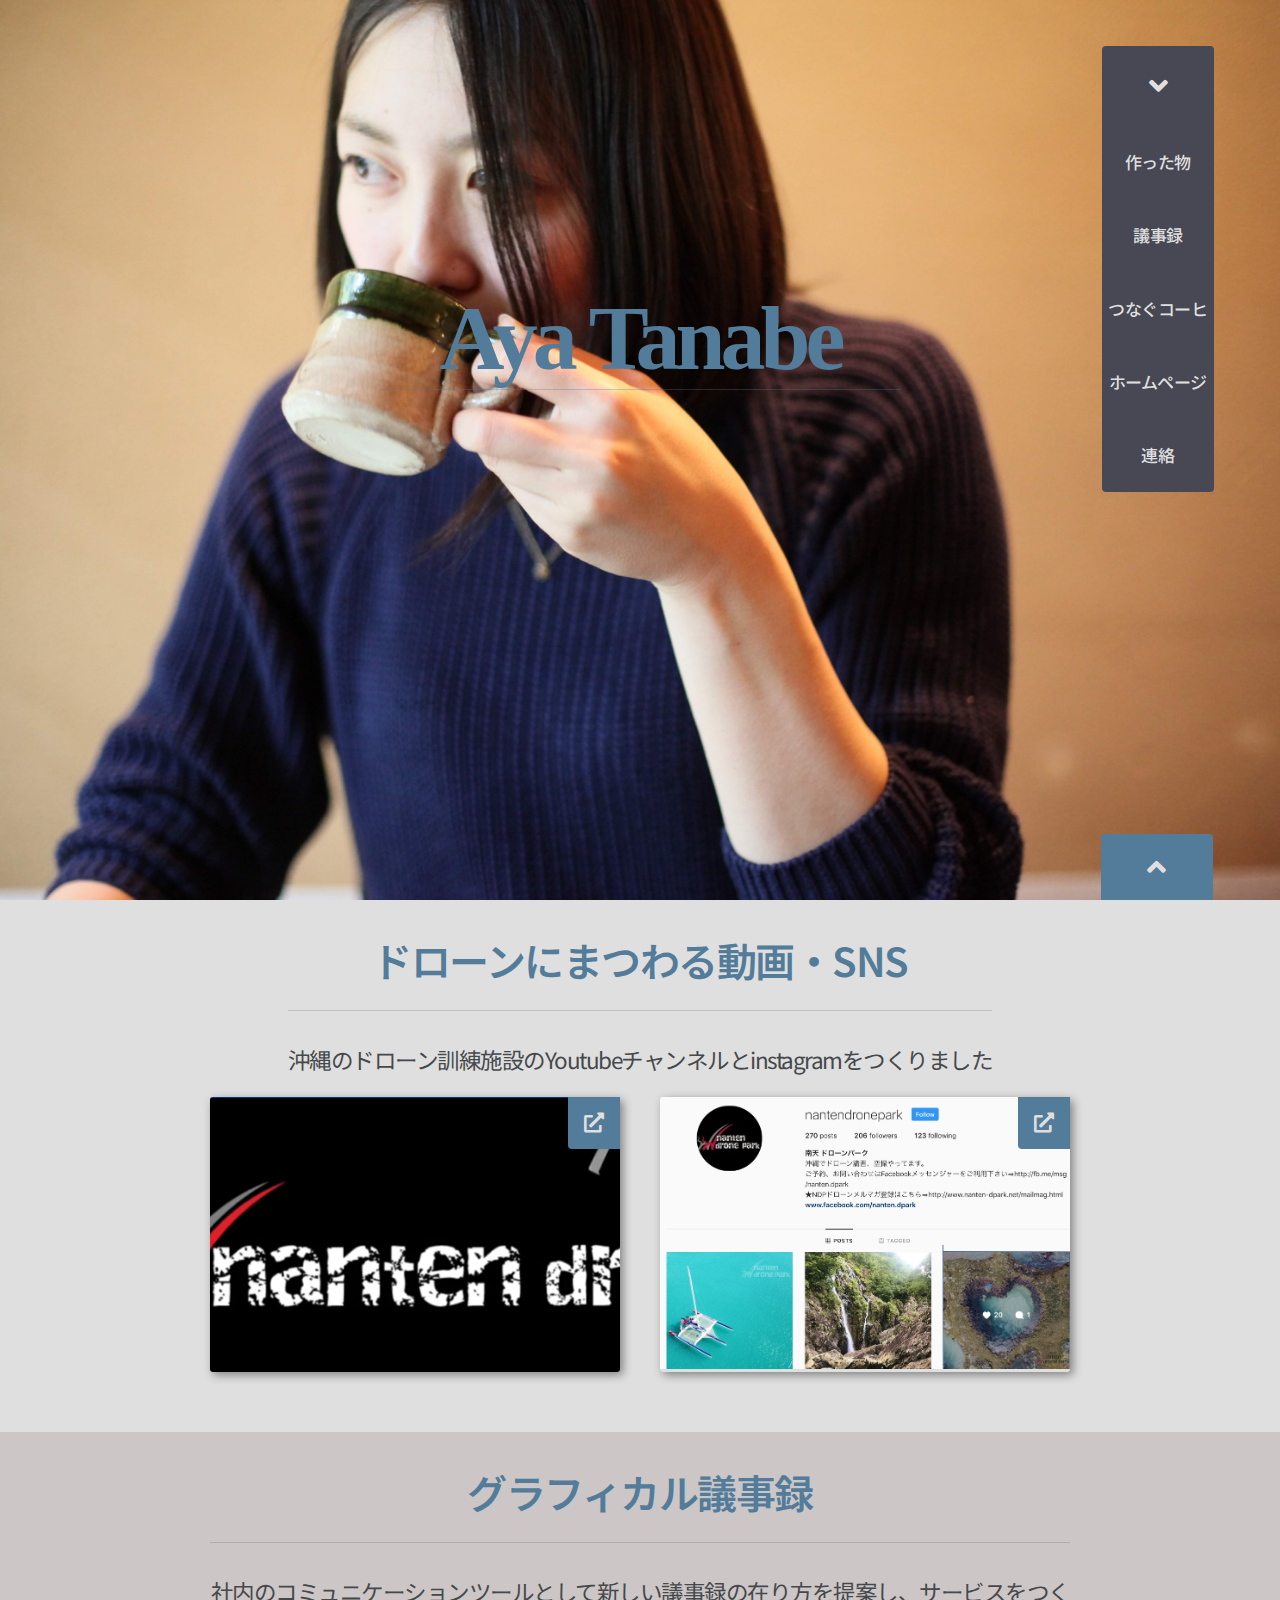
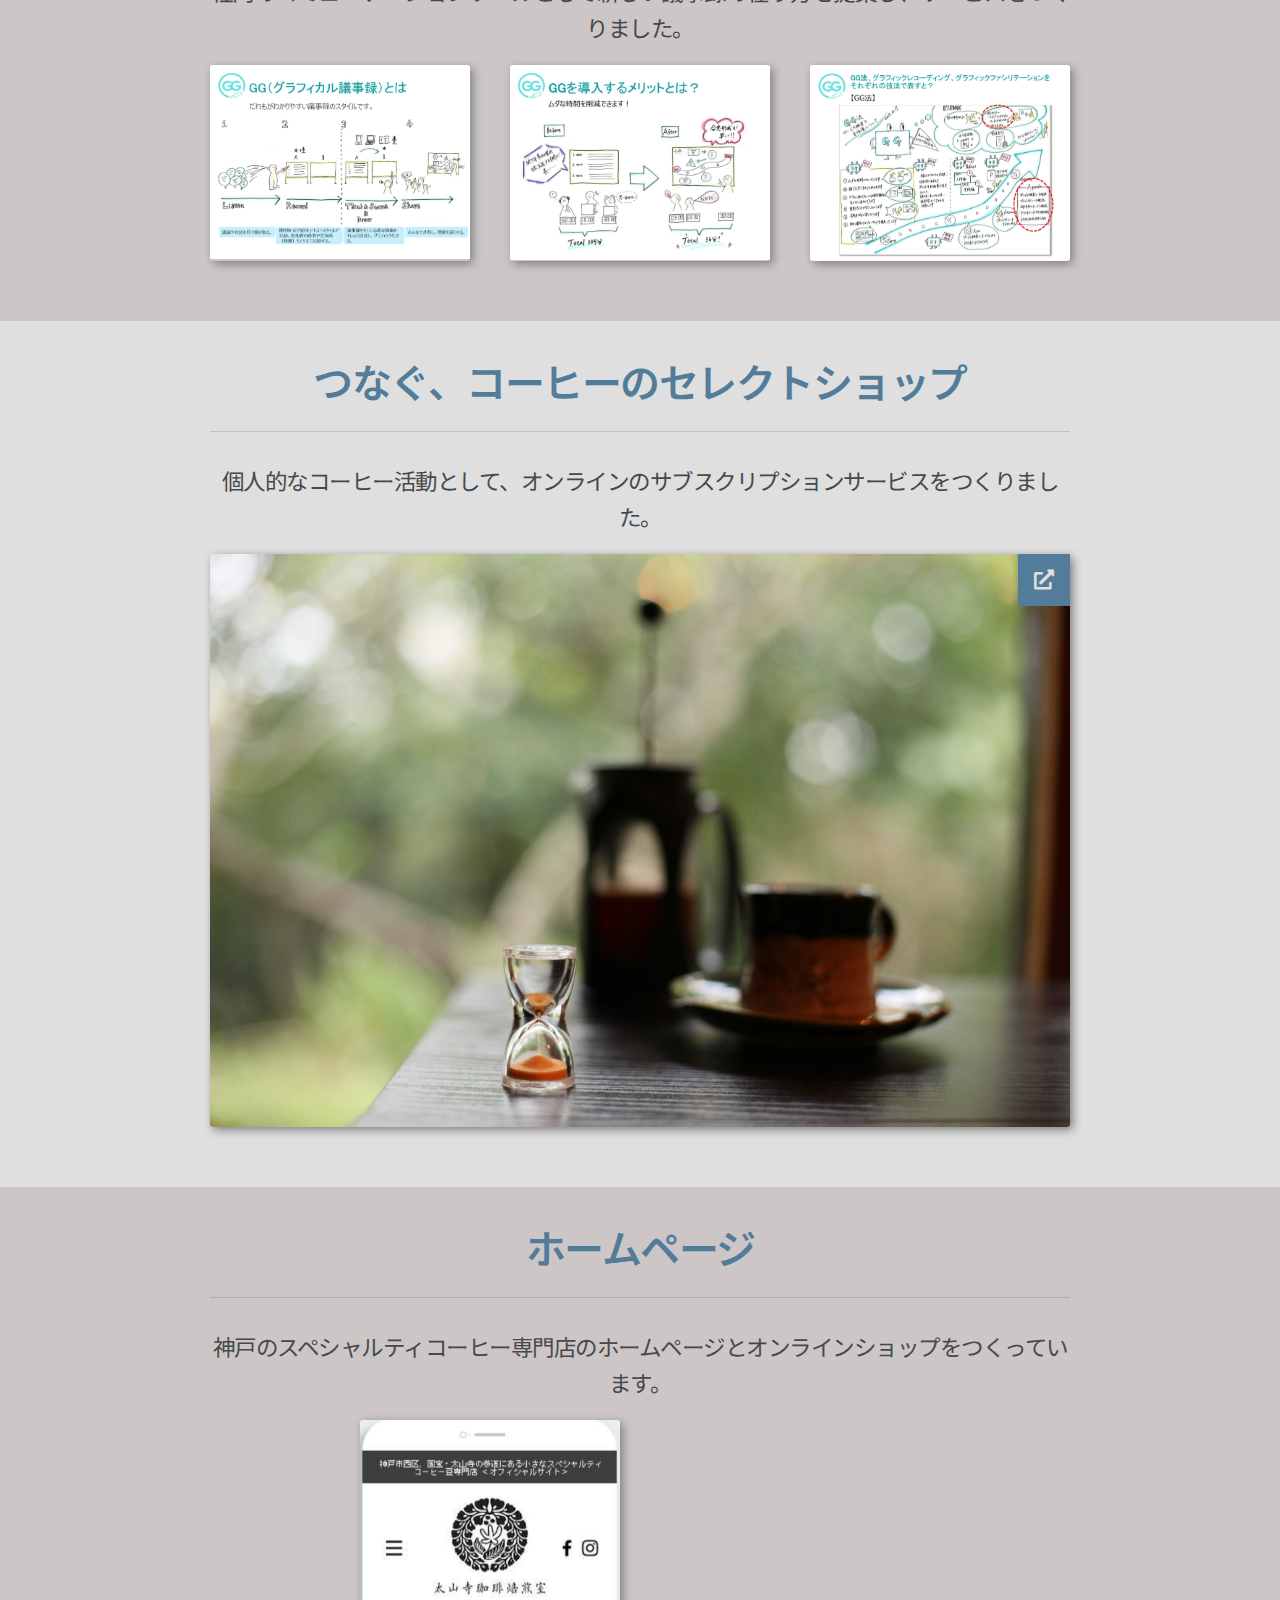
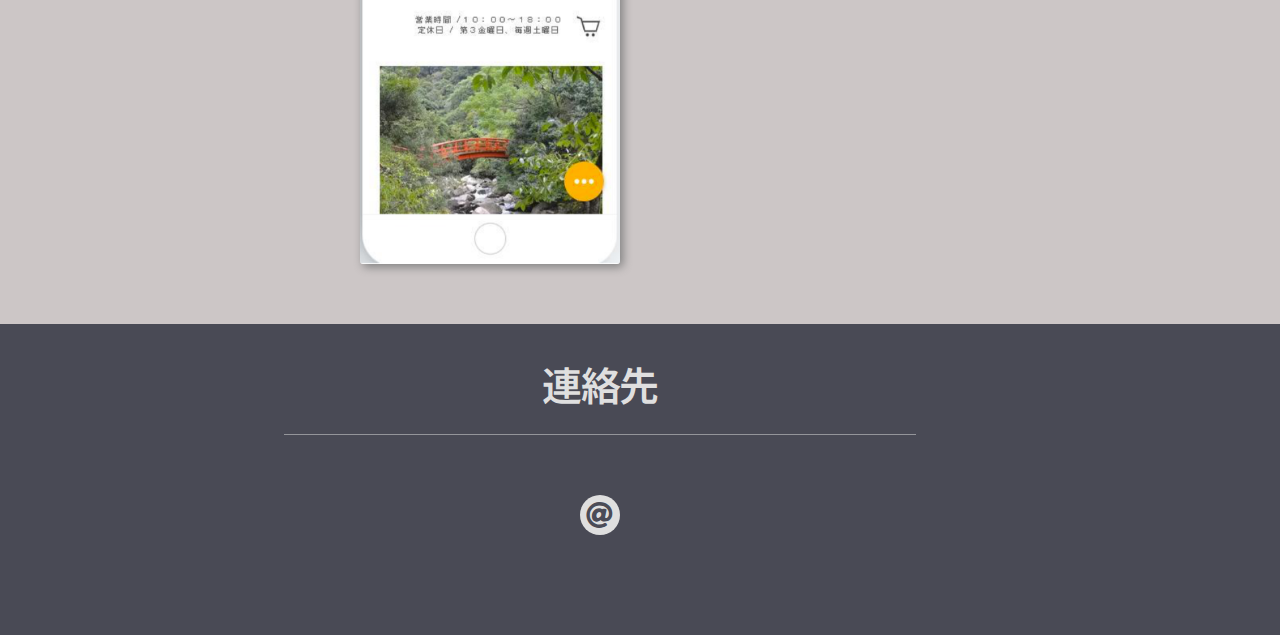
<file: index.html>
<!DOCTYPE html>
<html lang="en" dir="ltr">
  <head>
    <meta charset="utf-8">
    <meta name="viewport" content="width=device-width, initial-scale=1">
    <meta property="og:url" content="" />
    <meta property="og:type" content="" />
    <meta property="og:title" content="Aya Tanabe" />
    <meta property="og:description" content="" />
    <meta property="og:image" content="./images/tsukikoya.jpg">
    <link rel="stylesheet" type="text/css" href="sass/style.css">
    <title>Aya Tanabe</title>
    <link rel="stylesheet" href="./css/bootstrap.min.css">
    <link href="./css/reset.css" text="text/css" rel="stylesheet">
    <link href="./sass/style.css" text="text/css" rel="stylesheet">
    <link href="https://fonts.googleapis.com/css?family=Noto+Sans+JP:300,400,500,700" rel="stylesheet">
    <link href="https://use.fontawesome.com/releases/v5.0.6/css/all.css" rel="stylesheet">
    <link rel="apple-touch-icon" sizes="57x57" href="./images/favicon/apple-icon-57x57.png">
    <link rel="apple-touch-icon" sizes="60x60" href="./images/favicon/apple-icon-60x60.png">
    <link rel="apple-touch-icon" sizes="72x72" href="./images/favicon/apple-icon-72x72.png">
    <link rel="apple-touch-icon" sizes="76x76" href="./images/favicon/apple-icon-76x76.png">
    <link rel="apple-touch-icon" sizes="114x114" href="./images/favicon/apple-icon-114x114.png">
    <link rel="apple-touch-icon" sizes="120x120" href="./images/favicon/apple-icon-120x120.png">
    <link rel="apple-touch-icon" sizes="144x144" href="./images/favicon/apple-icon-144x144.png">
    <link rel="apple-touch-icon" sizes="152x152" href="./images/favicon/apple-icon-152x152.png">
    <link rel="apple-touch-icon" sizes="180x180" href="./images/favicon/apple-icon-180x180.png">
    <link rel="icon" type="image/png" sizes="192x192"  href="./images/favicon/android-icon-192x192.png">
    <link rel="icon" type="image/png" sizes="32x32" href="./images/favicon/favicon-32x32.png">
    <link rel="icon" type="image/png" sizes="96x96" href="./images/favicon/favicon-96x96.png">
    <link rel="icon" type="image/png" sizes="16x16" href="./images/favicon/favicon-16x16.png">
    <link rel="manifest" href="./images/favicon/manifest.json">
    <meta name="msapplication-TileColor" content="#ffffff">
    <meta name="msapplication-TileImage" content="./images/favicon/ms-icon-144x144.png">
    <meta name="theme-color" content="#ffffff">
    <script src="https://code.jquery.com/jquery-3.3.1.min.js" integrity="sha256-FgpCb/KJQlLNfOu91ta32o/NMZxltwRo8QtmkMRdAu8=" crossorigin="anonymous"></script>
  </head>
  <!-- scrollspy: make sure its on the body tag -->
  <body data-spy="scroll" data-target="#myScrollspy" data-offset="700">
    <header id="top">

      <!-- banner section -->

      <div id="banner">

        <div class="headline">
          <h1>Aya Tanabe</h1>
        </div>

      </div>

      <!-- navbar -->

      <nav id="myScrollspy" class="navbar navbar--desktop hide1" role="navigation">
        <ul class="nav nav-tabs">
          <li class="nav__animation nav--bordertop sticky"><i class="fas fa-angle-down"></i></li>
          <li><a href="#works">作った物</a></li>
          <li><a href="#homepage">議事録</a></li>
          <li><a href="#minutes">つなぐコーヒ</a></a></li>
          <li><a href="#renovation">ホームページ</a></li>
          <li class="nav--borderbottom"><a href="#contact" class="nav--borderbottom">連絡</a></li>
        </ul>

      </nav>

      <a href="#top">
        <div class="arrow">
          <i class="fas fa-angle-up"></i>
        </div>
      </a>
    </header>

    <section id="works" class="white">
      <h2>ドローンにまつわる動画・SNS</h2>
      <h5>沖縄のドローン訓練施設のYoutubeチャンネルとinstagramをつくりました</h4>


      <figure class="project">

        <a href="https://www.youtube.com/watch?v=-bsPY07CR50&index=17&list=PLLmkVj8bcog-RR0tI44uRoh4OjgoyBO1R" target="_blank">
          <img src="images/droneYoutube3.png" alt="preview of colmar academy's homepage">
          <div class="project__overlay">
            <div class="project__header">
          <!-- cannot place a link unless in overlay -->
            <h3 class="project__header__text">Youtube Channel</h3>
            </div>
          </div>
        </a>

      </figure>

      <div class="project__left">
        <a href="https://www.youtube.com/watch?v=-bsPY07CR50&index=17&list=PLLmkVj8bcog-RR0tI44uRoh4OjgoyBO1R" target="_blank"><i class="fas fa-external-link-alt"></i></a>
      </div>

      <figure class="project right">

        <img src="images/droneInstagram2.png" alt="preview of colmar academy's homepage">

        <a href="https://www.instagram.com/nantendronepark/" target="_blank">
          <div class="project__overlay">
            <div class="project__header">
          <!-- cannot place a link unless in overlay -->
            <h3 class="project__header__text text__color">Instagram</h3>
            </div>
          </div>
        </a>

      </figure>

      <div class="project__right">
        <a href="https://www.instagram.com/nantendronepark/" target="_blank"><i class="fas fa-external-link-alt"></i></a>
      </div>


    </section>

    <section id="homepage" class="grey">

      <h2>グラフィカル議事録</h2>
      <h5>社内のコミュニケーションツールとして新しい議事録の在り方を提案し、サービスをつくりました。</h5>
      <figure class="minutes__left">
        <img src="images/gg1.jpg" alt="graphical minutes of meeting"/>
      </figure>
      <figure class="minutes__middle">
        <img src="images/gg2.jpg" alt="graphical minutes of meeting"/>
      </figure>
      <figure class="minutes__right">
        <img src="images/gg3.jpg" alt="graphical minutes of meeting"/>
      </figure>

    </section>

    <section id="minutes" class="white">

      <h2>つなぐ、コーヒーのセレクトショップ</h2>
      <h5>個人的なコーヒー活動として、オンラインのサブスクリプションサービスをつくりました。</h5>
      <figure class="span__all">
        <a href="www.tsunagu-coffee.com" target="_blank">
          <img src="images/tsukikoya.jpg" alt="繋ぐコーヒーのトップページ"/>
        </a>
      </figure>
      <div class="project__big">
        <a href="https://www.tsunagu-coffee.com" target="_blank"><i class="fas fa-external-link-alt"></i></a>
      </div>

    </section>

    <section id="renovation" class="grey">
      <h2>ホームページ</h2>
      <h5>神戸のスペシャルティコーヒー専門店のホームページとオンラインショップをつくっています。</h5>

      <figure class="span__taisanji">
        <img src="images/taisanji.png" alt="graphical minutes of meeting"/>
      </figure>

    </section>

<!--
    <section id="skills" class="white">
      <script>$( "#skills" ).load( "./html/skills.html" );</script>
    </section>

  -->

    <footer id="contact">
      <h2>連絡先</h2></h2>
      <h5></h5>

        <div class="contact">
          <a href="mailto:aya1110.t@gmail.co">
            <div class="contact__icon">
              <i class="fas fa-at fa-lg contact__mail"></i>
            </div>
          </a>
        </div>
    </footer>


    <!-- jQuery (necessary for Bootstrap's JavaScript plugins) https://code.jquery.com/-->
    <script src="https://code.jquery.com/jquery-3.3.1.min.js" integrity="sha256-FgpCb/KJQlLNfOu91ta32o/NMZxltwRo8QtmkMRdAu8=" crossorigin="anonymous"></script>
    <!-- Include all compiled plugins (below), or include individual files as needed -->
    <script src="./js/bootstrap.min.js"></script>
  </body>
</html>
</file>
<file: sass/style.css>
@charset "UTF-8";
body, html {
  box-sizing: border-box;
  font-size: 20px;
  font-family: '游ゴシック' , '游ゴシック体' , 'YuGothic' , 'Yu Gothic', 'Noto Sans JP', sans-serif; }

body {
  display: -webkit-box;
  display: -ms-flexbox;
  display: flex;
  -ms-flex-flow: column;
  flex-flow: column; }

*, *:before, *:after {
  box-sizing: inherit; }

.max--width {
  max-width: 1980px; }

/* fonts/ main colors & main styles */
p, h1, h2, h3, h4, h5, ul, li, a, span {
  color: #46494c;
  letter-spacing: -1.5px; }

p {
  line-height: 2.1;
  font-size: 0.9rem;
  text-align: justify; }

h1 {
  color: #527c99;
  font-size: 4.5rem;
  font-weight: bold;
  letter-spacing: -5px;
  padding: 0rem 3rem;
  border-bottom: 1px solid rgba(82, 124, 153, 0.3);
  font-family: '游明朝','游明朝体','YuMincho','Yu Mincho', serif; }

h1 {
  padding-bottom: 5px; }

h2 {
  text-align: center;
  grid-column: 1 / -1;
  grid-row: 1 / 1;
  font-size: 2rem;
  color: #527c99;
  font-weight: 600;
  line-height: 1.5;
  font-family: "Noto Sans JP"; }

h5 {
  grid-column: 2 / 8;
  justify-self: center;
  grid-row: 2/ 3;
  line-height: 1.6;
  border-top: 1px solid rgba(70, 73, 76, 0.2);
  padding: 1.5rem 0rem 0rem 0rem;
  font-size: 1.125rem;
  text-align: center; }

li {
  font-size: 0.85rem; }

a {
  letter-spacing: 0.05px; }

/* font: under name*/
.headline--h3__color {
  color: #d9d9d9; }

section {
  display: grid;
  grid-template-columns: repeat(8, 5fr);
  grid-template-rows: auto auto auto;
  grid-gap: 20px 40px;
  width: 100%;
  padding: 1.5rem 3rem 3rem 3rem;
  height: auto; }

section.white {
  background-color: #dfdfdf; }

section.grey {
  background-color: rgba(170, 160, 160, 0.6); }

p {
  grid-column: 2/span 3;
  grid-row: 5/span 1; }

/* 作った物*/
figure {
  max-width: 100%;
  height: auto;
  overflow: hidden;
  box-shadow: 3px 3px 10px grey;
  border-radius: 3px;
  grid-column: 2 / span 3;
  grid-row: 3/ span 1; }
  figure img {
    width: 100%;
    height: auto;
    display: block; }

figure.right {
  grid-column: 5/ span 3;
  grid-row: 3/ span 1; }

/*the link icons*/
.project__left, .project__right, .project__big {
  grid-column: 4 /span 1;
  grid-row: 3/ span 1;
  justify-self: end;
  z-index: 10; }
  .project__left i, .project__right i, .project__big i {
    font-size: 1rem;
    background-color: #527c99;
    color: #dfdfdf;
    padding: 0.8rem;
    border-radius: 0px 0px 0px 4px; }

.project__right {
  grid-column: 7 /span 1; }

.project__big {
  grid-column: 2 /8; }

/* 繋ぐコーヒー*/
figure.span__all {
  grid-column: 2 / 8; }

figure.span__taisanji {
  grid-column: 3 / 5; }

/* minutes of meeting */
figure.minutes {
  grid-column: 2 / 8; }

.minutes__left {
  grid-column: 2/4; }

.minutes__middle {
  grid-column: 4/6; }

.minutes__right {
  grid-column: 6/8; }

/* skills */
section ul.skills.skills__left {
  grid-column: 2 / span 3; }

section ul.skills.skills__right {
  grid-column: 5/ span 3; }

/*banner main picture*/
#banner {
  background-image: url("../images/ayaTanabe.jpg");
  /* to get the path right, you need to think where you are first*/
  background-repeat: no-repeat;
  background-size: cover;
  /*this is what scales the image*/
  background-position: center;
  background-attachment: fixed;
  height: 100vh;
  z-index: 0; }

/* media query for ipads fix for background-attachment */
@media only screen and (min-device-width: 768px) and (max-device-width: 1024px) and (orientation: landscape) {
  #banner {
    background-position: center;
    background-attachment: local; } }
.headline {
  width: auto;
  height: auto;
  padding-top: 23%;
  display: flex;
  flex-flow: column;
  justify-content: center;
  align-content: center;
  align-items: center;
  text-align: center; }

.navbar--smartphone {
  display: none; }

.navbar {
  position: fixed;
  top: 5%;
  left: 86%;
  display: -webkit-box;
  display: -ms-flexbox;
  display: flex;
  -ms-flex-flow: column;
  flex-flow: column;
  text-align: center;
  z-index: 10; }

.arrow {
  position: fixed;
  bottom: 0%;
  left: 86%;
  z-index: 1000; }

.navbar ul {
  display: -webkit-box;
  display: -ms-flexbox;
  display: flex;
  -ms-flex-flow: column;
  flex-flow: column;
  padding: 0; }

.navbar ul.nav li, .arrow {
  width: 112px;
  width: 112px;
  width: 5.6rem;
  padding: 0px 0px;
  padding: 0px 0px;
  padding: 0rem 0rem; }

.navbar ul.nav li a, .navbar ul.nav li a:hover {
  text-decoration: none;
  color: #dfdfdf;
  font-weight: 500;
  letter-spacing: -0.5px;
  padding: 1.25rem 0rem;
  /* height of the nav */ }

li.nav__animation, .arrow {
  display: -webkit-box;
  display: -ms-flexbox;
  display: flex;
  -webkit-box-pack: center;
  -ms-flex-pack: center;
  justify-content: center;
  -webkit-box-align: center;
  -ms-flex-align: center;
  align-items: center; }

.nav__animation i {
  font-size: 32px;
  font-size: 32px;
  font-size: 1.5rem;
  padding: 1.25rem 0rem;
  color: #dfdfdf;
  position: relative;
  -webkit-animation-name: mymove;
  animation-name: mymove;
  -webkit-animation-duration: 1.2s;
  animation-duration: 1.2s;
  -webkit-animation-iteration-count: infinite;
  animation-iteration-count: infinite;
  -webkit-animation-timing-function: linear;
  animation-timing-function: linear; }

.arrow i {
  padding: 0.9rem 0rem;
  font-size: 1.5rem;
  color: #dfdfdf; }

@-webkit-keyframes mymove {
  0% {
    top: 0px; }
  50% {
    top: 10px; }
  100% {
    top: 0px; } }
@keyframes mymove {
  0% {
    top: 0px; }
  50% {
    top: 10px; }
  100% {
    top: 0px; } }
.navbar ul.nav li {
  background-color: #474853; }

/*different from rest because of contrast to footer when scrolling down*/
/* the border-radius 4px turned out to be a pain in the ass because there are so
many different states involved all need to be adjusted */
/* again there seems to be a white background color comming from the bootstrap css
this is to fix this */
/* THIS IS WHERTE THE SPY IS TAKING EFFECT*/
.navbar ul.nav li.active a, .arrow {
  border-radius: 0px 0px 4px 4px;
  background-color: #527c99; }

.arrow {
  border-radius: 4px 4px 0px 0px; }

/* active a:hover is in there because of a border that comes from the bootstrap css */
ul.nav.nav-tabs, ul.nav.nav-tabs a, .navbar ul.nav li.active a:hover {
  color: #dfdfdf;
  border: none;
  border-radius: 0px;
  margin: 0; }

/*this one drove me crazy, I could not find the state that needed to be
adjusted for the round corners. Eventually, I found it with dev Tools
and all I needed to do was write the path down*/
ul.nav li a:hover {
  background-color: #527c99;
  border-radius: 0px 0px 0px 0px; }

.nav--bordertop {
  border-radius: 4px 4px 0px 0px; }

.nav--borderbottom {
  border-radius: 0px 0px 4px 4px; }

.project {
  width: 100%;
  height: 100%;
  max-height: auto;
  overflow: hidden;
  position: relative; }

.project img {
  max-width: 100%;
  height: auto;
  display: block;
  opacity: 1;
  transition: all 250ms linear 0ms;
  overflow: hidden; }

/* transition on element directly */
.project__overlay {
  position: absolute;
  bottom: 0;
  left: 100%;
  right: 0;
  background-color: rgba(134, 179, 209, 0.8);
  /* set opacity to color, so font is not effected */
  overflow: hidden;
  width: 0;
  height: 100%;
  transition: .5s ease;
  opacity: 1;
  z-index: 0; }

/* overlay for faded red color
over effect directly on project*/
.project:hover .project__overlay {
  width: calc(100% + 1px);
  /* to fix additoinal 1px on hover */
  left: 0; }

div.project__header {
  white-space: nowrap; }

h3.project__header__text {
  font-size: 1.5rem;
  color: #dfdfdf;
  font-weight: 500;
  padding-bottom: 0.35rem;
  position: absolute;
  top: 6%;
  left: 7%;
  border-bottom: 2px solid transparent;
  width: 0%;
  white-space: nowrap;
  transition: all 450ms linear 0ms; }

h3.project__header__text.text__color {
  color: #46494c;
  font-weight: 500; }

.project:hover .project__header__text {
  border-bottom: 2px solid #dfdfdf;
  width: 77%;
  z-index: 1; }

.project:hover .project__header__text.text__color {
  border-bottom: 2px solid #46494c; }

/* size of the stars*/
.fas {
  font-size: 13.2px;
  font-size: 13.2px;
  font-size: 0.825rem; }

/* skills section styles */
.skills li {
  display: -webkit-box;
  display: -ms-flexbox;
  display: flex;
  align-items: center;
  text-align: center;
  -webkit-box-pack: justify;
  -ms-flex-pack: justify;
  justify-content: space-between;
  -webkit-transition: background-color 150ms ease-in 0ms;
  transition: background-color 150ms ease-in 0ms;
  padding: 6px;
  margin: -4px; }

.skills {
  font-size: 1rem;
  font-weight: 400; }

.margin--bottom {
  margin-bottom: 20px; }

.fa--color {
  color: rgba(71, 72, 83, 0.99); }

.fa--colorfaded {
  color: rgba(71, 72, 83, 0.3); }

.skills--hover i {
  -webkit-transition: padding-left 250ms ease-in-out;
  transition: padding-left 250ms ease-in-out; }

.skills--hover:hover i {
  padding-left: 3.2px;
  padding-left: 3.2px;
  padding-left: 0.2rem;
  color: #dfdfdf; }

.skills--hover:hover span {
  color: #dfdfdf; }

.skills--hover:hover {
  background-color: rgba(82, 124, 153, 0.5);
  color: #dfdfdf;
  border-radius: 2px;
  padding: 0px -16px;
  padding: 0px -16px;
  padding: 0rem -1rem; }

footer {
  background-color: rgba(71, 72, 83, 0.99);
  padding: 1rem 12rem;
  color: #dfdfdf;
  display: grid;
  grid-template-columns: repeat(5, 5fr);
  grid-gap: 20px 40px;
  width: 100%;
  padding: 1.5rem 3rem 5rem 3rem; }

footer h2, footer h4, footer h5 {
  color: #dfdfdf; }

footer h2 {
  border-bottom: 1px solid rgba(223, 223, 223, 0.5);
  margin-bottom: 2rem;
  padding-bottom: 1rem;
  grid-column: 2 / span 3; }

.contact {
  grid-column: 3 / span 1;
  grid-row: 2 / span 1;
  justify-self: center; }

.contact__mail {
  color: rgba(71, 72, 83, 0.99); }

.contact__icon {
  background-color: #dfdfdf;
  border-radius: 50px;
  width: 2rem;
  padding: 0.5rem 0px;
  text-align: center; }

.contact__icon:hover {
  background-color: #F9F9F9; }

.contact__icon {
  -webkit-transition: background-color 200ms linear 0ms;
  transition: background-color 250ms linear 0ms; }

/* Portrait phones min400 */
/* Portrait phones max470 */
@media all and (max-width: 470px) {
  .hide1 {
    display: none; }

  section, footer {
    display: grid;
    grid-gap: 30px 0px;
    width: 100%;
    padding: 1rem 2rem 2rem 2rem;
    height: auto; }

  .headline {
    padding: 23% 4rem 0rem 4rem; }

  h2 {
    font-size: 20rem; }

  figure {
    grid-column: 1 /-1; }

  figure.right {
    grid-column: 1 /-1;
    grid-row: 4 /-1; }

  .project__left, .project__right, .project__big {
    grid-column: 1 /-1; }

  .project__right {
    grid-row: 4 / -1; }

  .minutes__left, .minutes__middle, .minutes__right {
    grid-column: 1/-1; }

  .minutes__left {
    grid-row: 3/ 4; }

  .minutes__middle {
    grid-row: 4/ span 1; }

  .minutes__right {
    grid-row: 5/ span 1; }

  figure.span__all {
    grid-column: 1 / -1; }

  figure.span__taisanji {
    grid-column: 3 / span 4; }

  p {
    grid-row: 6/ span 1; }

  /* apple background fix */
  #banner {
    background-position: center;
    background-attachment: local; }

  .arrow {
    left: 0;
    width: 100%;
    height: 2.75rem;
    border-radius: 0px;
    background-color: #527c99;
    -webkit-transition: background-color 200ms linear;
    transition: background-color 200ms linear; }

  .arrow:hover {
    background-color: #3F5E75; }

  p {
    font-size: 0.9rem; }

  h1 {
    font-size: 3rem;
    color: #527c99;
    border-bottom: 1px solid rgba(82, 124, 153, 0.5);
    padding: 0rem 2.5rem 0.2rem 2.5rem; }

  h2 {
    font-size: 1.35rem; }

  h5 {
    font-size: 1rem;
    padding: 1rem 0rem 0rem 0.5rem;
    margin-top: -1rem;
    text-align: center;
    grid-column: 1 / -1; } }
/* Portrait phones max600 */
@media all and (min-width: 470px) and (max-width: 600px) {
  .hide1 {
    display: none; }

  section, footer {
    display: grid;
    grid-gap: 30px 0px;
    width: 100%;
    padding: 1rem 2.5rem 2rem 2.5rem;
    height: auto; }

  .headline {
    padding: 23% 4rem 0rem 4rem; }

  h2 {
    font-size: 20rem; }

  figure {
    grid-column: 1 /-1; }

  figure.right {
    grid-column: 1 /-1;
    grid-row: 4 /-1; }

  .project__left, .project__right, .project__big {
    grid-column: 1 /-1; }

  .project__right {
    grid-row: 4 / -1; }

  .minutes__left, .minutes__middle, .minutes__right {
    grid-column: 1/-1; }

  .minutes__left {
    grid-row: 3/ 4; }

  .minutes__middle {
    grid-row: 4/ span 1; }

  .minutes__right {
    grid-row: 5/ span 1; }

  figure.span__all {
    grid-column: 1 / -1; }

  figure.span__taisanji {
    grid-column: 3 / span 4; }

  p {
    grid-row: 6/ span 1; }

  /* apple background fix */
  #banner {
    background-position: center;
    background-attachment: local; }

  .arrow {
    left: 0;
    width: 100%;
    height: 2.75rem;
    border-radius: 0px;
    background-color: #527c99;
    -webkit-transition: background-color 200ms linear;
    transition: background-color 200ms linear; }

  .arrow:hover {
    background-color: #3F5E75; }

  p {
    font-size: 0.9rem; }

  h1 {
    font-size: 3rem;
    color: #527c99;
    border-bottom: 1px solid rgba(82, 124, 153, 0.5);
    padding: 0rem 2.5rem 0.2rem 2.5rem; }

  h2 {
    font-size: 1.4rem; }

  h5 {
    font-size: 1.125rem;
    padding: 0.5rem 0rem 0rem 0.5rem;
    text-align: center;
    grid-column: 1 / -1; }

  /* apple background fix */
  #banner {
    background-position: center;
    background-attachment: local; } }
/* Portrait phones max768 */
@media all and (min-width: 601px) and (max-width: 768px) {
  .hide1 {
    display: none; }

  section, footer {
    display: grid;
    grid-gap: 30px 0px;
    width: 100%;
    padding: 1rem 4.5rem 2rem 4.5rem;
    height: auto; }

  .headline {
    padding: 23% 4rem 0rem 4rem; }

  figure {
    grid-column: 1 /-1; }

  figure.right {
    grid-column: 1 /-1;
    grid-row: 4 /-1; }

  .project__left, .project__right, .project__big {
    grid-column: 1 /-1; }

  .project__right {
    grid-row: 4 / -1; }

  .minutes__left, .minutes__middle, .minutes__right {
    grid-column: 1/-1; }

  .minutes__left {
    grid-row: 3/ 4; }

  .minutes__middle {
    grid-row: 4/ span 1; }

  .minutes__right {
    grid-row: 5/ span 1; }

  figure.span__all {
    grid-column: 1 / -1; }

  figure.span__taisanji {
    grid-column: 3 / span 4; }

  p {
    grid-row: 6/ span 1; }

  /* apple background fix */
  #banner {
    background-position: center;
    background-attachment: local; }

  .arrow {
    left: 0;
    width: 100%;
    height: 2.75rem;
    border-radius: 0px;
    background-color: #527c99;
    -webkit-transition: background-color 200ms linear;
    transition: background-color 200ms linear; }

  .arrow:hover {
    background-color: #3F5E75; }

  p {
    font-size: 0.9rem; }

  h1 {
    font-size: 4rem;
    color: #527c99;
    border-bottom: 1px solid rgba(82, 124, 153, 0.5);
    padding: 0rem 2.5rem 0.2rem 2.5rem; }

  h2 {
    font-size: 1.5rem; }

  h5 {
    font-size: 1.3rem;
    padding: 0.5rem 0rem 0rem 0.5rem;
    text-align: center;
    grid-column: 1 / -1; }

  /* apple background fix */
  #banner {
    background-position: center;
    background-attachment: local; } }
/* tablets portrait view*/
@media all and (min-width: 768px) and (max-width: 1024px) {
  section, footer {
    display: grid;
    grid-gap: 40px 0px;
    width: 100%;
    padding: 1rem 7rem 2rem 7rem;
    height: auto; }

  .headline {
    padding: 23% 4rem 0rem 4rem; }

  h2 {
    font-size: 20rem; }

  figure {
    grid-column: 1 /-1; }

  figure.right {
    grid-column: 1 /-1;
    grid-row: 4 /-1; }

  .project__left, .project__right, .project__big {
    grid-column: 1 /-1; }

  .project__right {
    grid-row: 4 / -1; }

  .minutes__left, .minutes__middle, .minutes__right {
    grid-column: 1/-1; }

  .minutes__left {
    grid-row: 3/ 4; }

  .minutes__middle {
    grid-row: 4/ span 1; }

  .minutes__right {
    grid-row: 5/ span 1; }

  figure.span__all {
    grid-column: 1 / -1; }

  figure.span__taisanji {
    grid-column: 3 / span 4; }

  p {
    grid-row: 6/ span 1; }

  /* apple background fix */
  #banner {
    background-position: center;
    background-attachment: local; }

  .arrow {
    left: 0;
    width: 100%;
    height: 2.75rem;
    border-radius: 0px;
    background-color: #527c99;
    -webkit-transition: background-color 200ms linear;
    transition: background-color 200ms linear; }

  .arrow:hover {
    background-color: #3F5E75; }

  p {
    font-size: 0.9rem; }

  h1 {
    font-size: 4.5rem;
    color: #527c99;
    border-bottom: 1px solid rgba(82, 124, 153, 0.5);
    padding: 0rem 2.5rem 0.2rem 2.5rem; }

  h2 {
    font-size: 1.75rem; }

  h5 {
    font-size: 1.3rem;
    padding: 0.5rem 0rem 0rem 0rem;
    text-align: center;
    grid-column: 1 / -1; }

  /* apple background fix */
  #banner {
    background-position: center;
    background-attachment: local; } }

/*# sourceMappingURL=style.css.map */
</file>
